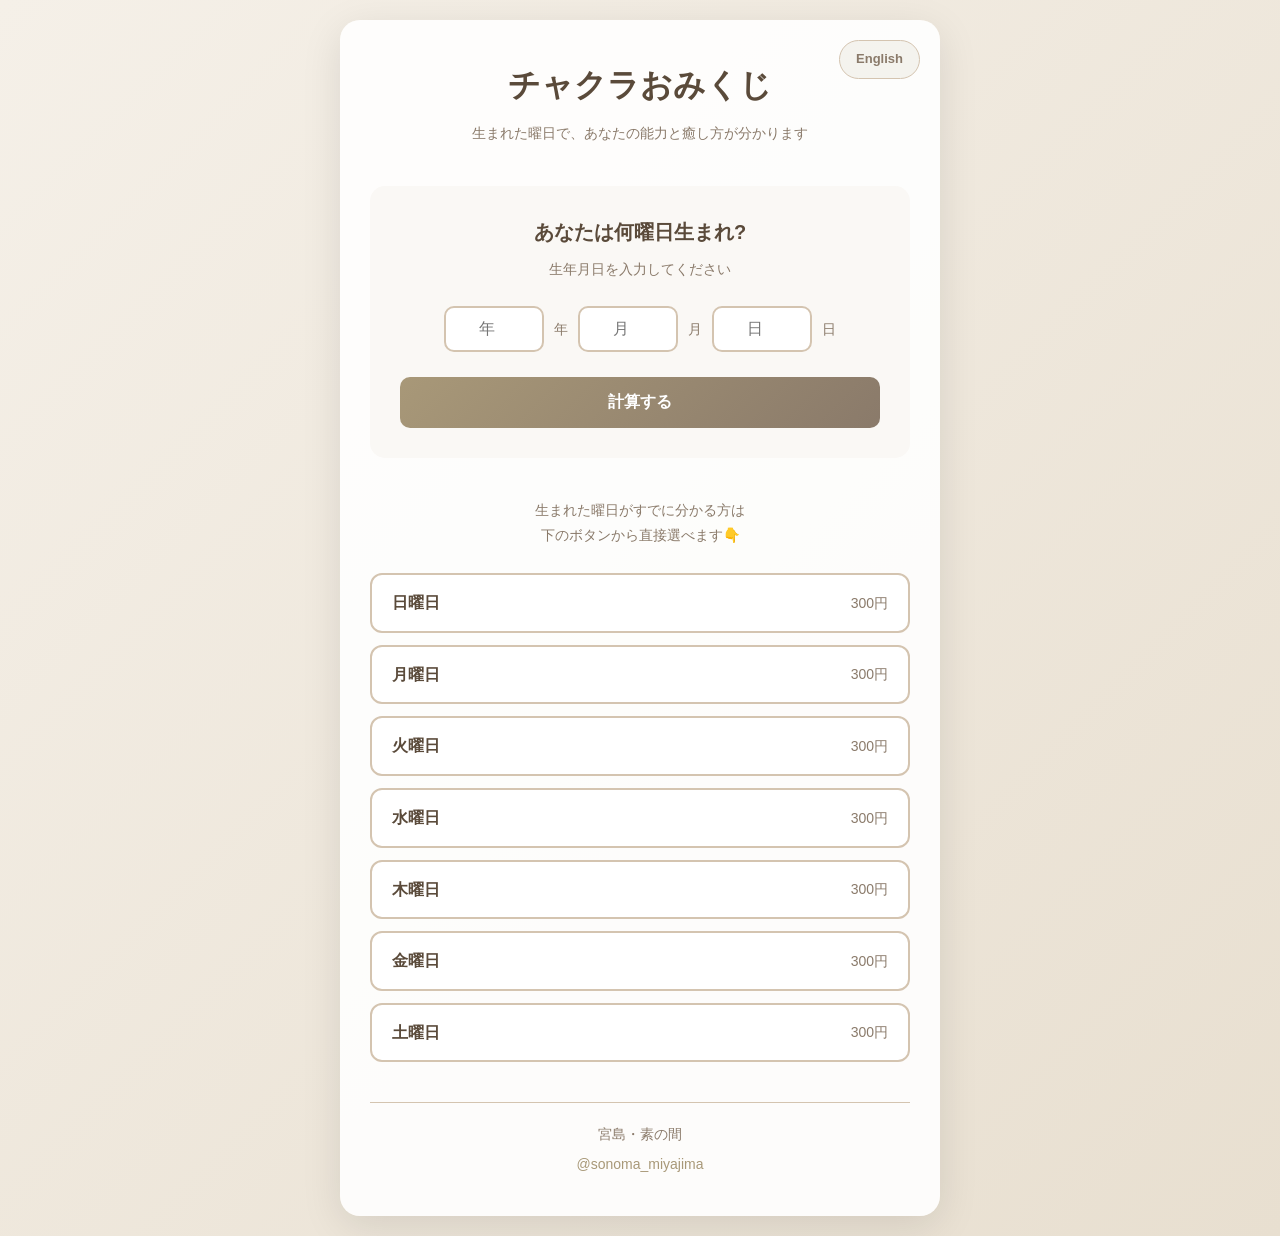
<file: index.html>
<!DOCTYPE html>
<html lang="ja">
<head>
    <meta charset="UTF-8">
    <meta name="viewport" content="width=device-width, initial-scale=1.0">
    <title>チャクラおみくじ - 素の間</title>
    <link rel="stylesheet" href="style.css">
</head>
<body>
    <div class="container">
        <div class="language-switch">
            <a href="en.html" class="lang-button">English</a>
        </div>
        
        <header>
            <h1>チャクラおみくじ</h1>
            <p class="subtitle">生まれた曜日で、あなたの能力と癒し方が分かります</p>
        </header>

        <section class="calculator">
            <h2>あなたは何曜日生まれ?</h2>
            <p class="instruction">生年月日を入力してください</p>
            
            <div class="input-group">
                <input type="number" id="year" placeholder="年" min="1900" max="2100">
                <span class="label">年</span>
                
                <input type="number" id="month" placeholder="月" min="1" max="12">
                <span class="label">月</span>
                
                <input type="number" id="day" placeholder="日" min="1" max="31">
                <span class="label">日</span>
            </div>
            
            <button onclick="calculateDay()" class="calc-button">計算する</button>
            
            <div id="result" class="result hidden">
                <p class="result-text">あなたは</p>
                <p class="result-day" id="resultDay"></p>
                <p class="result-text">生まれです!</p>
                <a id="resultLink" class="result-button" href="#" target="_blank">診断を見る (300円)</a>
            </div>
        </section>

        <section class="direct-links">
            <p class="direct-text">生まれた曜日がすでに分かる方は<br>下のボタンから直接選べます👇</p>
            
            <div class="day-buttons">
                <a href="https://note.com/sonoma_miyajima/n/n071121386a7b" class="day-button sunday" target="_blank">
                    <span class="day-name">日曜日</span>
                    <span class="price">300円</span>
                </a>
                <a href="https://note.com/sonoma_miyajima/n/n2298fb4b0c28" class="day-button monday" target="_blank">
                    <span class="day-name">月曜日</span>
                    <span class="price">300円</span>
                </a>
                <a href="https://note.com/sonoma_miyajima/n/n8ce52cc61826" class="day-button tuesday" target="_blank">
                    <span class="day-name">火曜日</span>
                    <span class="price">300円</span>
                </a>
                <a href="https://note.com/sonoma_miyajima/n/naa1d55a62e13" class="day-button wednesday" target="_blank">
                    <span class="day-name">水曜日</span>
                    <span class="price">300円</span>
                </a>
                <a href="https://note.com/sonoma_miyajima/n/n321c45484ce0" class="day-button thursday" target="_blank">
                    <span class="day-name">木曜日</span>
                    <span class="price">300円</span>
                </a>
                <a href="https://note.com/sonoma_miyajima/n/n7f07464e8f1e" class="day-button friday" target="_blank">
                    <span class="day-name">金曜日</span>
                    <span class="price">300円</span>
                </a>
                <a href="https://note.com/sonoma_miyajima/n/n94ed555a931a" class="day-button saturday" target="_blank">
                    <span class="day-name">土曜日</span>
                    <span class="price">300円</span>
                </a>
            </div>
        </section>

        <footer>
            <p>宮島・素の間</p>
            <a href="https://www.instagram.com/sonoma_miyajima/" target="_blank">@sonoma_miyajima</a>
        </footer>
    </div>

    <script src="script.js"></script>
</body>
</html>
</file>
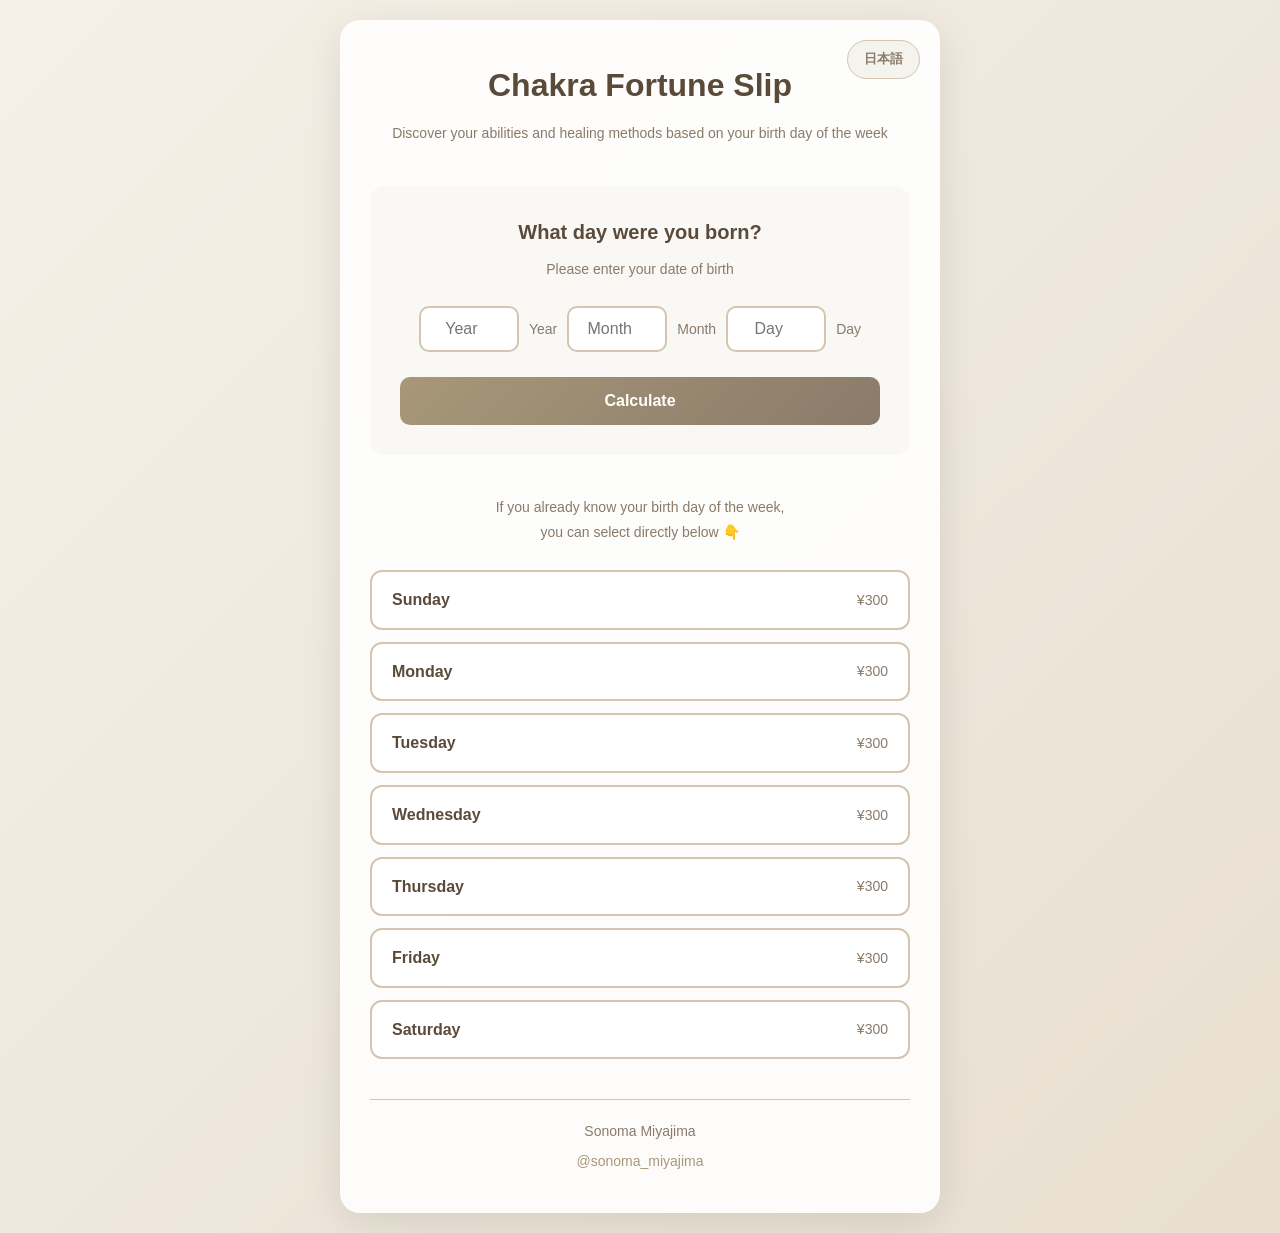
<file: en.html>
<!DOCTYPE html>
<html lang="en">
<head>
    <meta charset="UTF-8">
    <meta name="viewport" content="width=device-width, initial-scale=1.0">
    <title>Chakra Fortune Slip - Sonoma Miyajima</title>
    <link rel="stylesheet" href="style.css">
</head>
<body>
    <div class="container">
        <div class="language-switch">
            <a href="index.html" class="lang-button">日本語</a>
        </div>
        
        <header>
            <h1>Chakra Fortune Slip</h1>
            <p class="subtitle">Discover your abilities and healing methods based on your birth day of the week</p>
        </header>

        <section class="calculator">
            <h2>What day were you born?</h2>
            <p class="instruction">Please enter your date of birth</p>
            
            <div class="input-group">
                <input type="number" id="year" placeholder="Year" min="1900" max="2100">
                <span class="label">Year</span>
                
                <input type="number" id="month" placeholder="Month" min="1" max="12">
                <span class="label">Month</span>
                
                <input type="number" id="day" placeholder="Day" min="1" max="31">
                <span class="label">Day</span>
            </div>
            
            <button onclick="calculateDay()" class="calc-button">Calculate</button>
            
            <div id="result" class="result hidden">
                <p class="result-text">You were born on</p>
                <p class="result-day" id="resultDay"></p>
                <a id="resultLink" class="result-button" href="#" target="_blank">View Diagnosis (¥300)</a>
            </div>
        </section>

        <section class="direct-links">
            <p class="direct-text">If you already know your birth day of the week,<br>you can select directly below 👇</p>
            
            <div class="day-buttons">
                <a href="https://note.com/sonoma_miyajima/n/n071121386a7b" class="day-button sunday" target="_blank">
                    <span class="day-name">Sunday</span>
                    <span class="price">¥300</span>
                </a>
                <a href="https://note.com/sonoma_miyajima/n/n2298fb4b0c28" class="day-button monday" target="_blank">
                    <span class="day-name">Monday</span>
                    <span class="price">¥300</span>
                </a>
                <a href="https://note.com/sonoma_miyajima/n/n8ce52cc61826" class="day-button tuesday" target="_blank">
                    <span class="day-name">Tuesday</span>
                    <span class="price">¥300</span>
                </a>
                <a href="https://note.com/sonoma_miyajima/n/naa1d55a62e13" class="day-button wednesday" target="_blank">
                    <span class="day-name">Wednesday</span>
                    <span class="price">¥300</span>
                </a>
                <a href="https://note.com/sonoma_miyajima/n/n321c45484ce0" class="day-button thursday" target="_blank">
                    <span class="day-name">Thursday</span>
                    <span class="price">¥300</span>
                </a>
                <a href="https://note.com/sonoma_miyajima/n/n7f07464e8f1e" class="day-button friday" target="_blank">
                    <span class="day-name">Friday</span>
                    <span class="price">¥300</span>
                </a>
                <a href="https://note.com/sonoma_miyajima/n/n94ed555a931a" class="day-button saturday" target="_blank">
                    <span class="day-name">Saturday</span>
                    <span class="price">¥300</span>
                </a>
            </div>
        </section>

        <footer>
            <p>Sonoma Miyajima</p>
            <a href="https://www.instagram.com/sonoma_miyajima/" target="_blank">@sonoma_miyajima</a>
        </footer>
    </div>

    <script src="script-en.js"></script>
</body>
</html>
</file>
<file: style.css>
* {
    margin: 0;
    padding: 0;
    box-sizing: border-box;
}

body {
    font-family: -apple-system, BlinkMacSystemFont, "Segoe UI", "Hiragino Sans", "Hiragino Kaku Gothic ProN", Meiryo, sans-serif;
    background: linear-gradient(135deg, #f5f0e8 0%, #e8dfd0 100%);
    min-height: 100vh;
    padding: 20px;
    line-height: 1.6;
}

.container {
    max-width: 600px;
    margin: 0 auto;
    background: rgba(255, 255, 255, 0.9);
    border-radius: 20px;
    padding: 40px 30px;
    box-shadow: 0 10px 40px rgba(0, 0, 0, 0.1);
    position: relative;
}

.language-switch {
    position: absolute;
    top: 20px;
    right: 20px;
}

.lang-button {
    display: inline-block;
    padding: 8px 16px;
    background: rgba(168, 152, 120, 0.1);
    color: #8a7a6a;
    text-decoration: none;
    border-radius: 20px;
    font-size: 13px;
    font-weight: 600;
    border: 1px solid #d4c4b0;
    transition: all 0.3s;
}

.lang-button:hover {
    background: rgba(168, 152, 120, 0.2);
    border-color: #a89878;
    color: #5a4a3a;
}

header {
    text-align: center;
    margin-bottom: 40px;
}

h1 {
    font-size: 32px;
    color: #5a4a3a;
    margin-bottom: 10px;
    font-weight: 600;
}

.subtitle {
    font-size: 14px;
    color: #8a7a6a;
    line-height: 1.8;
}

.calculator {
    background: #faf8f5;
    padding: 30px;
    border-radius: 15px;
    margin-bottom: 40px;
}

h2 {
    font-size: 20px;
    color: #5a4a3a;
    text-align: center;
    margin-bottom: 10px;
    font-weight: 600;
}

.instruction {
    text-align: center;
    color: #8a7a6a;
    font-size: 14px;
    margin-bottom: 25px;
}

.input-group {
    display: flex;
    align-items: center;
    justify-content: center;
    gap: 10px;
    margin-bottom: 25px;
    flex-wrap: wrap;
}

input[type="number"] {
    padding: 12px 15px;
    border: 2px solid #d4c4b0;
    border-radius: 10px;
    font-size: 16px;
    width: 100px;
    text-align: center;
    background: white;
    transition: all 0.3s;
}

input[type="number"]:focus {
    outline: none;
    border-color: #a89878;
    box-shadow: 0 0 0 3px rgba(168, 152, 120, 0.1);
}

.label {
    color: #8a7a6a;
    font-size: 14px;
}

.calc-button {
    width: 100%;
    padding: 15px;
    background: linear-gradient(135deg, #a89878 0%, #8a7a6a 100%);
    color: white;
    border: none;
    border-radius: 10px;
    font-size: 16px;
    font-weight: 600;
    cursor: pointer;
    transition: all 0.3s;
}

.calc-button:hover {
    transform: translateY(-2px);
    box-shadow: 0 5px 20px rgba(138, 122, 106, 0.3);
}

.result {
    margin-top: 30px;
    text-align: center;
    padding: 25px;
    background: white;
    border-radius: 15px;
    border: 2px solid #d4c4b0;
}

.result.hidden {
    display: none;
}

.result-text {
    color: #8a7a6a;
    font-size: 14px;
    margin: 5px 0;
}

.result-day {
    font-size: 28px;
    color: #5a4a3a;
    font-weight: 700;
    margin: 15px 0;
}

.result-button {
    display: inline-block;
    margin-top: 20px;
    padding: 12px 30px;
    background: linear-gradient(135deg, #a89878 0%, #8a7a6a 100%);
    color: white;
    text-decoration: none;
    border-radius: 25px;
    font-weight: 600;
    transition: all 0.3s;
}

.result-button:hover {
    transform: translateY(-2px);
    box-shadow: 0 5px 20px rgba(138, 122, 106, 0.3);
}

.direct-links {
    margin-top: 40px;
}

.direct-text {
    text-align: center;
    color: #8a7a6a;
    font-size: 14px;
    margin-bottom: 25px;
    line-height: 1.8;
}

.day-buttons {
    display: grid;
    gap: 12px;
}

.day-button {
    display: flex;
    justify-content: space-between;
    align-items: center;
    padding: 15px 20px;
    background: white;
    border: 2px solid #d4c4b0;
    border-radius: 12px;
    text-decoration: none;
    transition: all 0.3s;
}

.day-button:hover {
    transform: translateY(-2px);
    box-shadow: 0 5px 15px rgba(0, 0, 0, 0.1);
    border-color: #a89878;
}

.day-name {
    color: #5a4a3a;
    font-weight: 600;
    font-size: 16px;
}

.price {
    color: #8a7a6a;
    font-size: 14px;
}

/* 曜日ごとの色分け(控えめ) */
.sunday:hover { border-color: #e8a5a5; }
.monday:hover { border-color: #f5e5a5; }
.tuesday:hover { border-color: #f5c5a5; }
.wednesday:hover { border-color: #a5d5a5; }
.thursday:hover { border-color: #a5c5e5; }
.friday:hover { border-color: #d5a5e5; }
.saturday:hover { border-color: #c5a5d5; }

footer {
    margin-top: 40px;
    text-align: center;
    padding-top: 20px;
    border-top: 1px solid #d4c4b0;
}

footer p {
    color: #8a7a6a;
    font-size: 14px;
    margin-bottom: 5px;
}

footer a {
    color: #a89878;
    text-decoration: none;
    font-size: 14px;
}

footer a:hover {
    text-decoration: underline;
}

/* レスポンシブ対応 */
@media (max-width: 480px) {
    .container {
        padding: 30px 20px;
    }
    
    h1 {
        font-size: 26px;
    }
    
    .input-group {
        flex-direction: column;
        gap: 15px;
    }
    
    input[type="number"] {
        width: 100%;
    }
}
</file>
